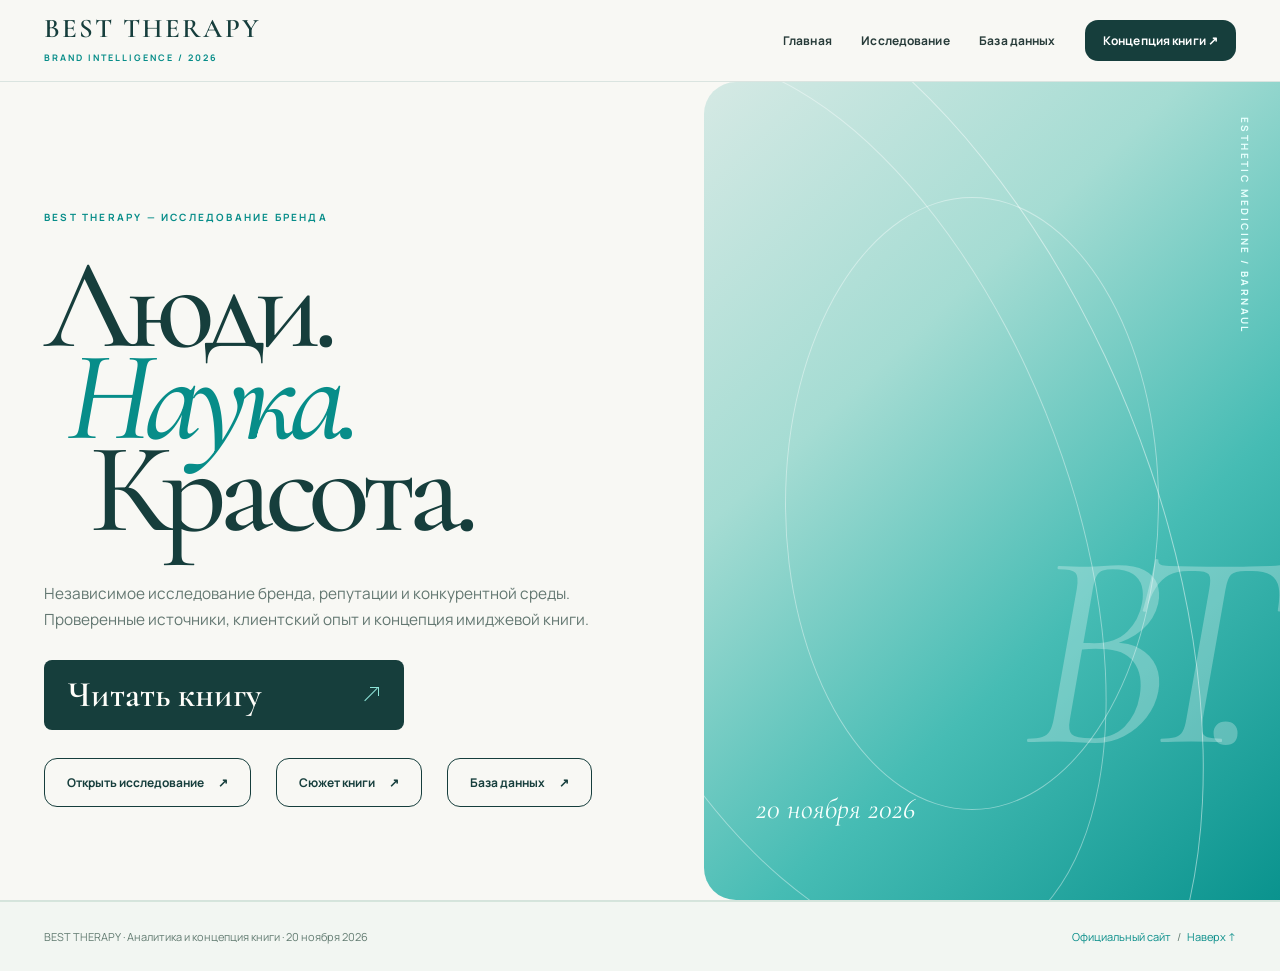
<file: index.html>
<!doctype html>
<html lang="ru">
<head>
<meta charset="UTF-8">
<meta name="viewport" content="width=device-width, initial-scale=1, viewport-fit=cover">
<meta name="theme-color" content="#f7f8f4">
<meta name="description" content="Главная страница проекта BEST THERAPY: исследование бренда, каталог источников и концепция имиджевой книги.">
<title>BEST THERAPY — Люди. Наука. Красота.</title>
<link rel="preconnect" href="https://fonts.googleapis.com">
<link rel="preconnect" href="https://fonts.gstatic.com" crossorigin>
<link href="https://fonts.googleapis.com/css2?family=Cormorant+Garamond:ital,wght@0,400;0,500;0,600;0,700;1,400;1,500;1,600&family=Manrope:wght@400;500;600;700&display=swap" rel="stylesheet">
<link rel="stylesheet" href="site.css">
</head>
<body>
<header class="site-header"><div class="wrapper header-inner">
<a class="logo" href="index.html" aria-current="page">BEST THERAPY<small>BRAND INTELLIGENCE / 2026</small></a>
<nav class="menu" aria-label="Разделы"><a href="index.html">Главная</a><a href="research.html">Исследование</a><a href="database.html">База данных</a><a href="book.html" class="special">Концепция книги ↗</a></nav>
</div></header>
<main>
<section class="hero" id="top" aria-labelledby="mainTitle">
<div class="hero-copy"><span class="eyebrow">BEST THERAPY — ИССЛЕДОВАНИЕ БРЕНДА</span>
<h1 id="mainTitle"><span>Люди.</span><span>Наука.</span><span>Красота.</span></h1>
<p>Независимое исследование бренда, репутации и конкурентной среды. Проверенные источники, клиентский опыт и концепция имиджевой книги.</p>
<a class="hero-book-cta" href="brand-book.html">Читать книгу <span aria-hidden="true">↗</span></a>
<div class="hero-actions"><a class="btn btn-light" href="research.html">Открыть исследование <span>↗</span></a><a class="btn btn-light" href="book.html">Сюжет книги <span>↗</span></a><a class="btn btn-light" href="database.html">База данных <span>↗</span></a></div>
</div><div class="hero-graphic" aria-hidden="true"><div class="hero-ring"></div><div class="hero-vertical">ESTHETIC MEDICINE / BARNAUL</div><div class="hero-art-mark">BT.</div><div class="hero-date">20 ноября 2026</div></div>
</section>
</main>
<footer class="footer"><div class="wrapper footer-inner"><span>BEST THERAPY · Аналитика и концепция книги · 20 ноября 2026</span><span><a href="https://besttherapy-brn.ru/" target="_blank" rel="noopener noreferrer">Официальный сайт</a> &nbsp; / &nbsp; <a href="#top">Наверх ↑</a></span></div></footer>
</body>
</html>
</file>
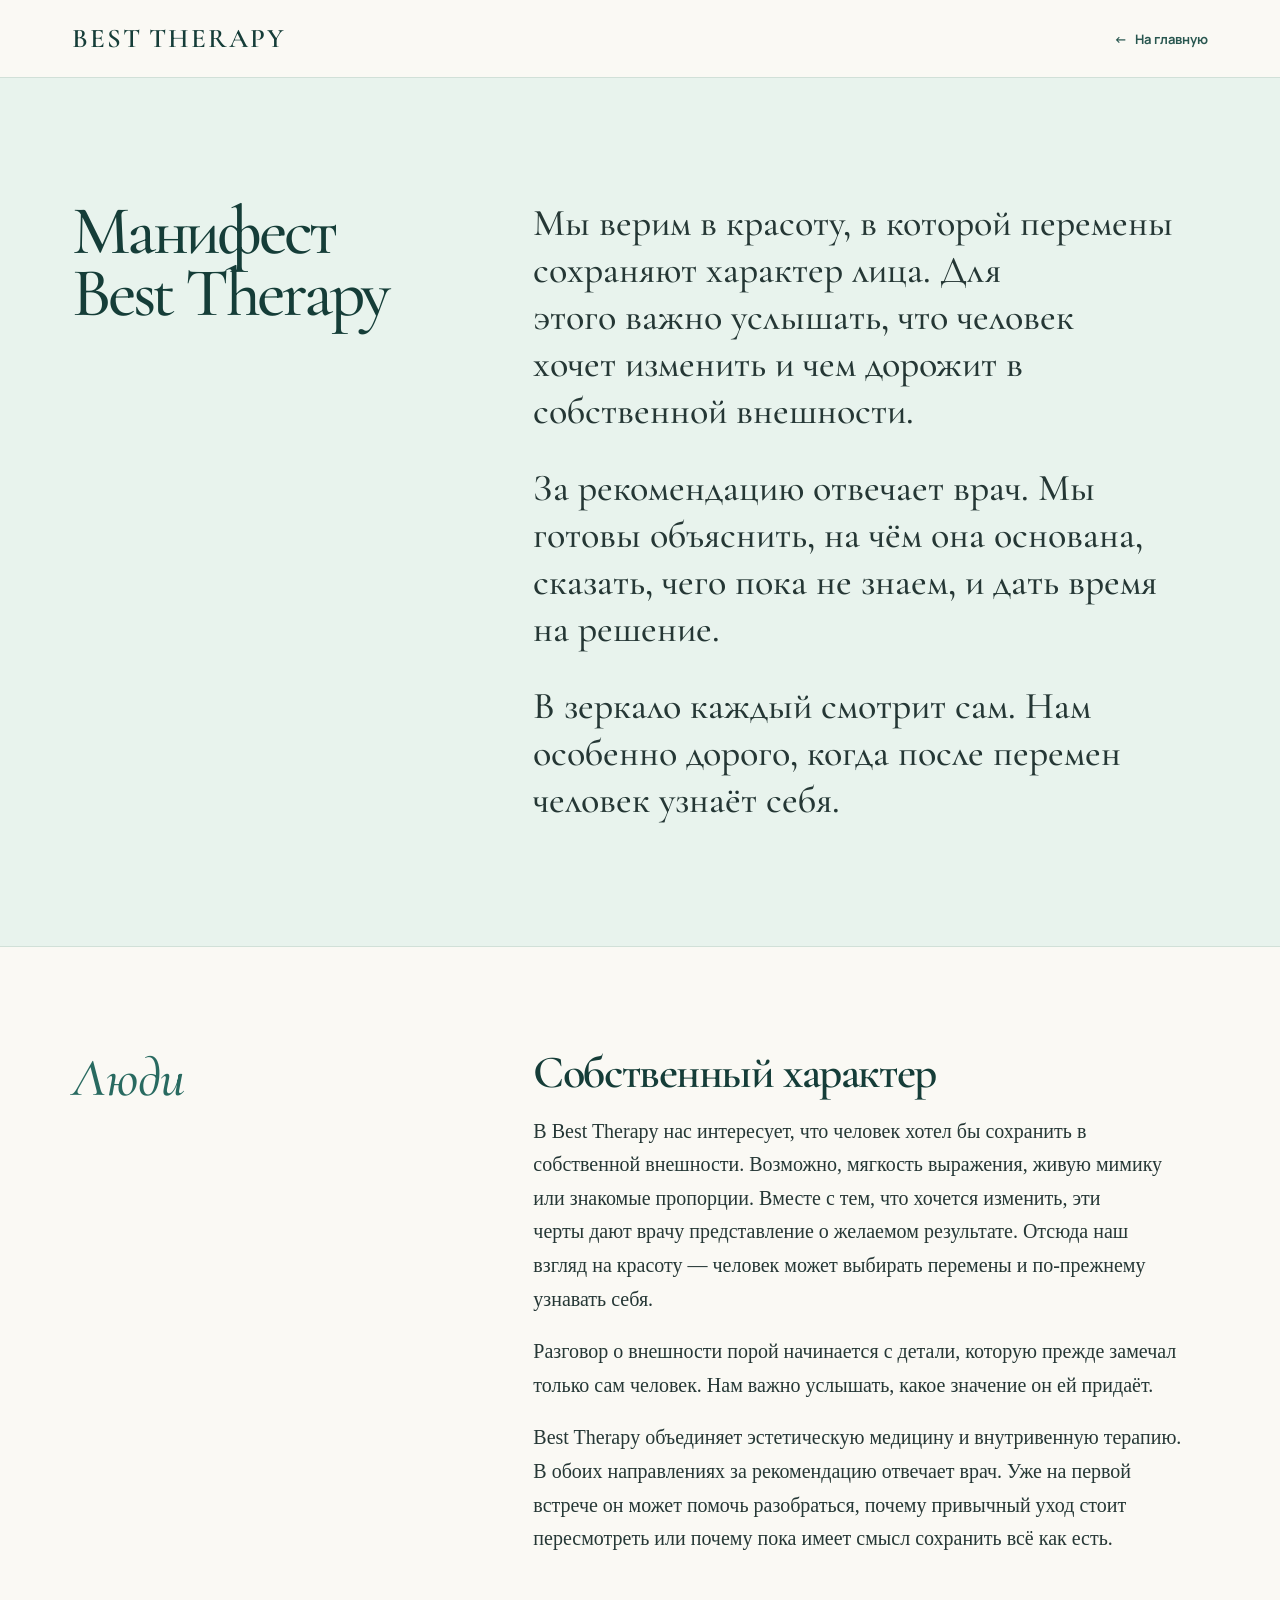
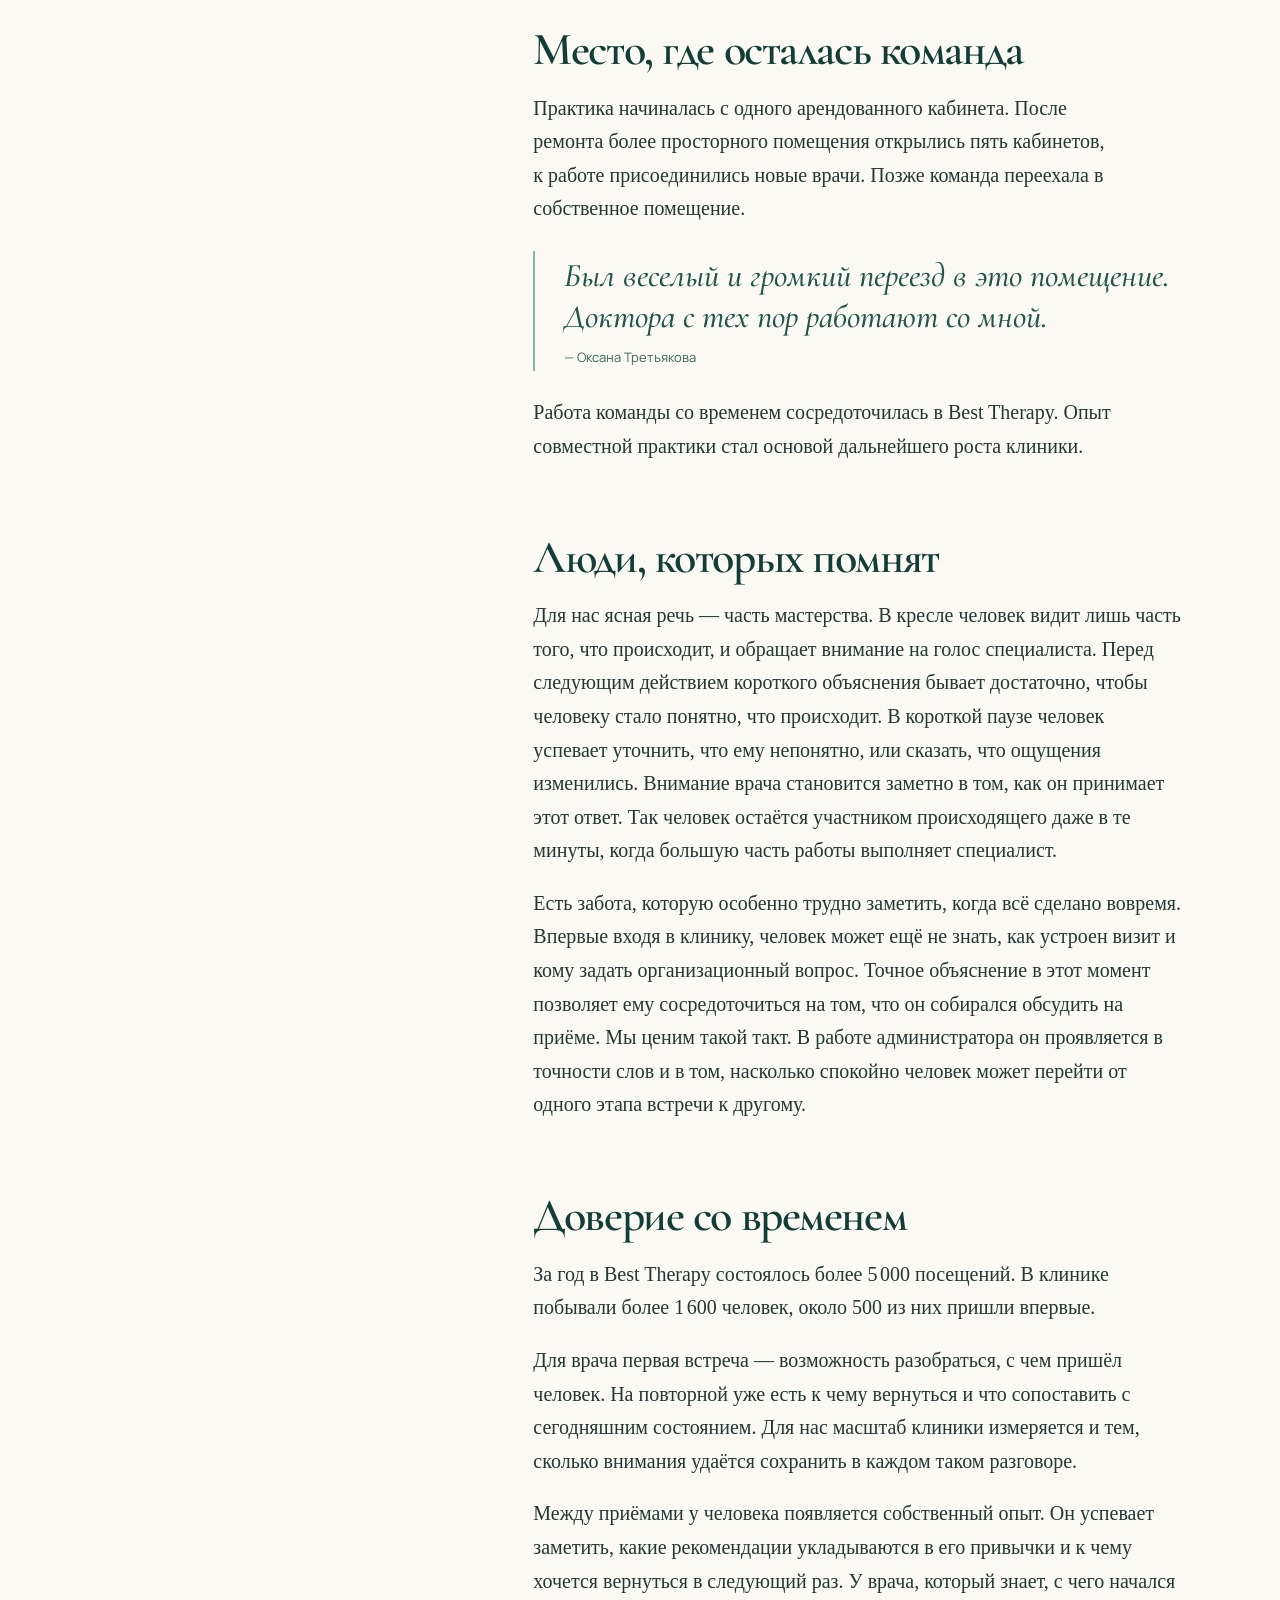
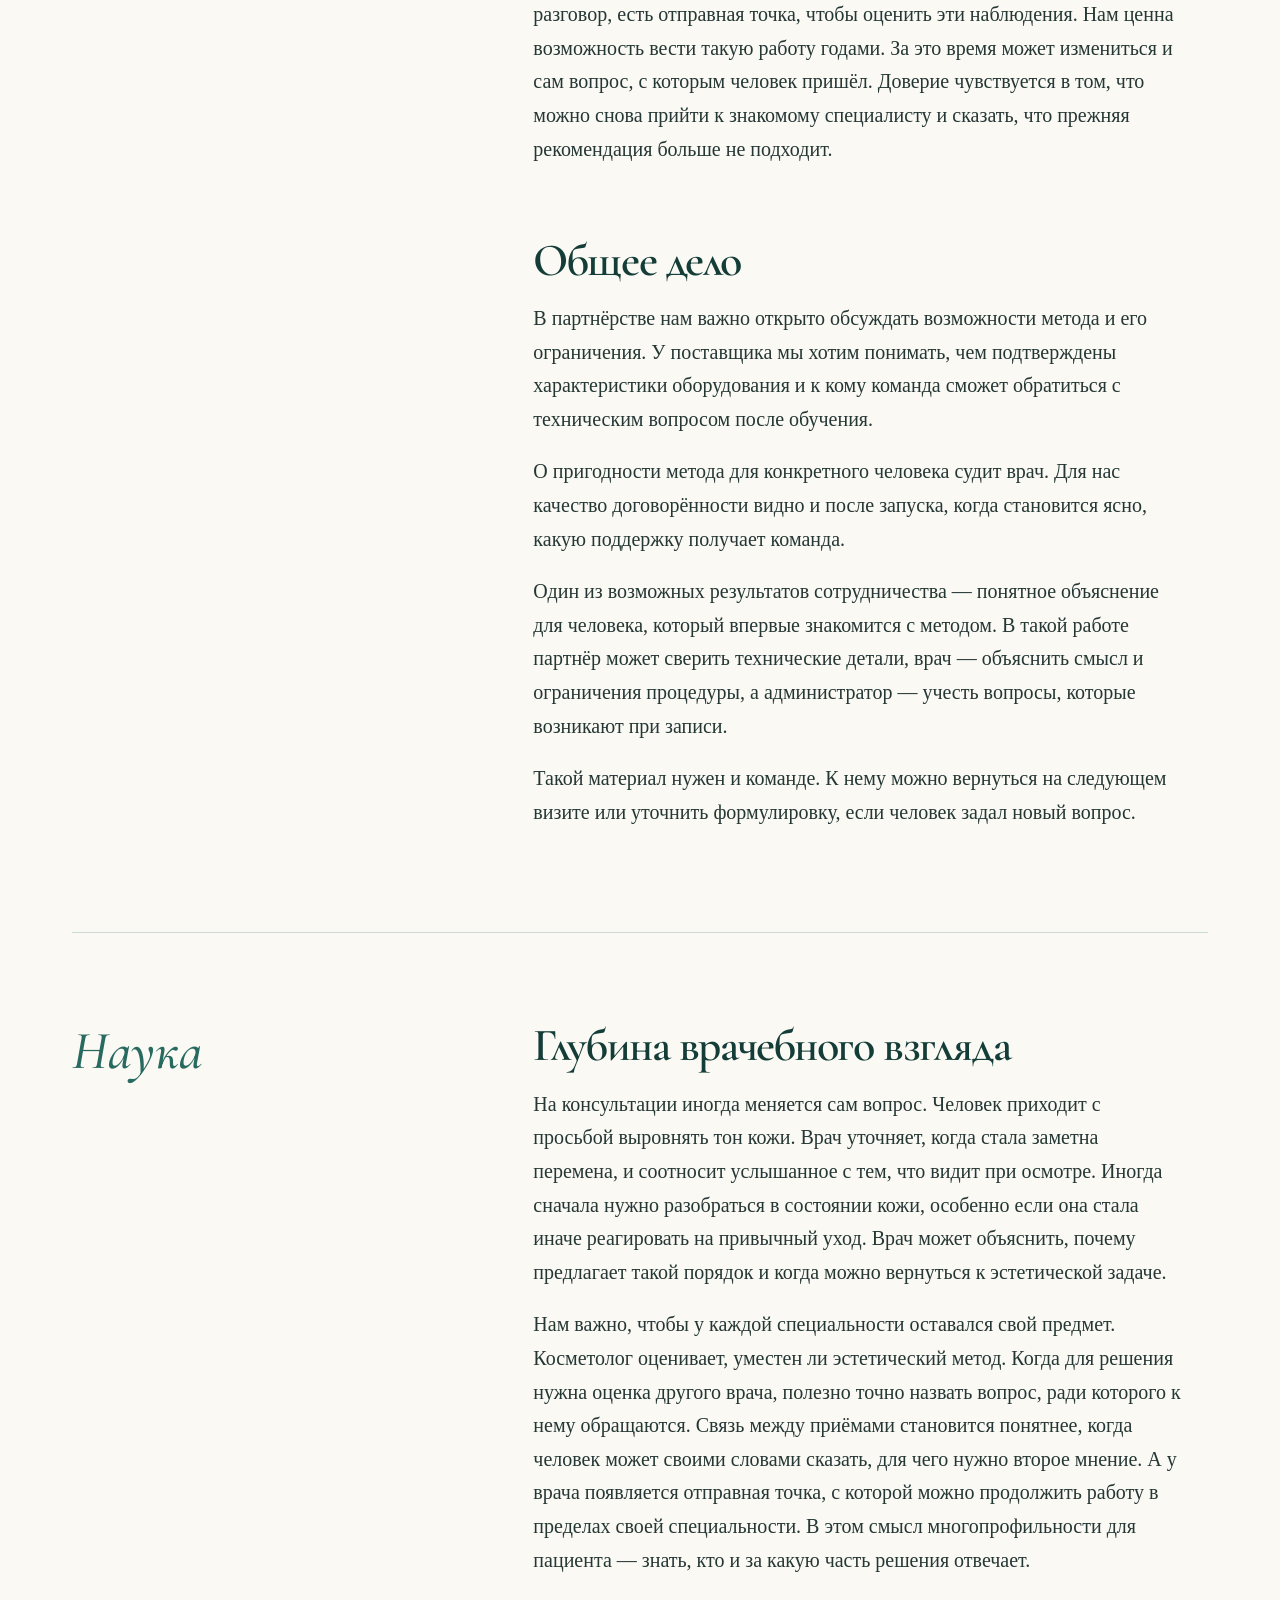
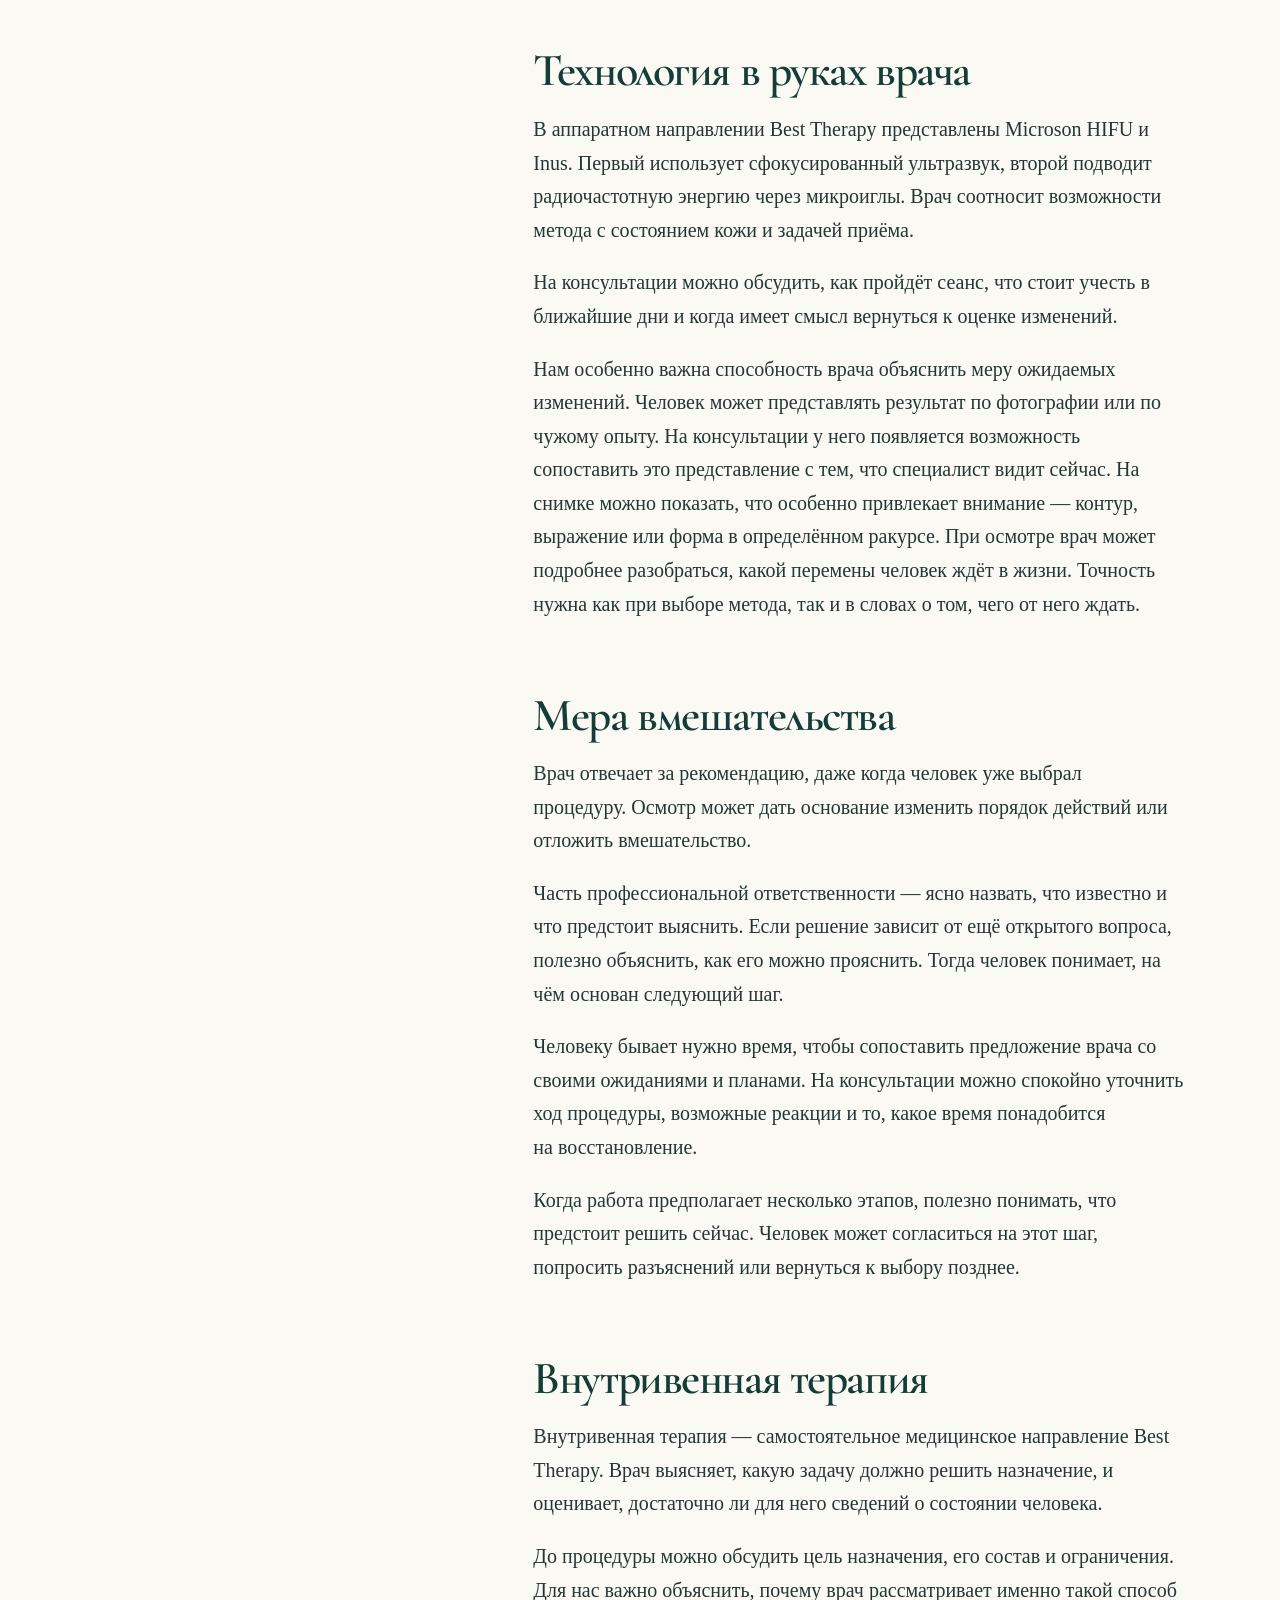
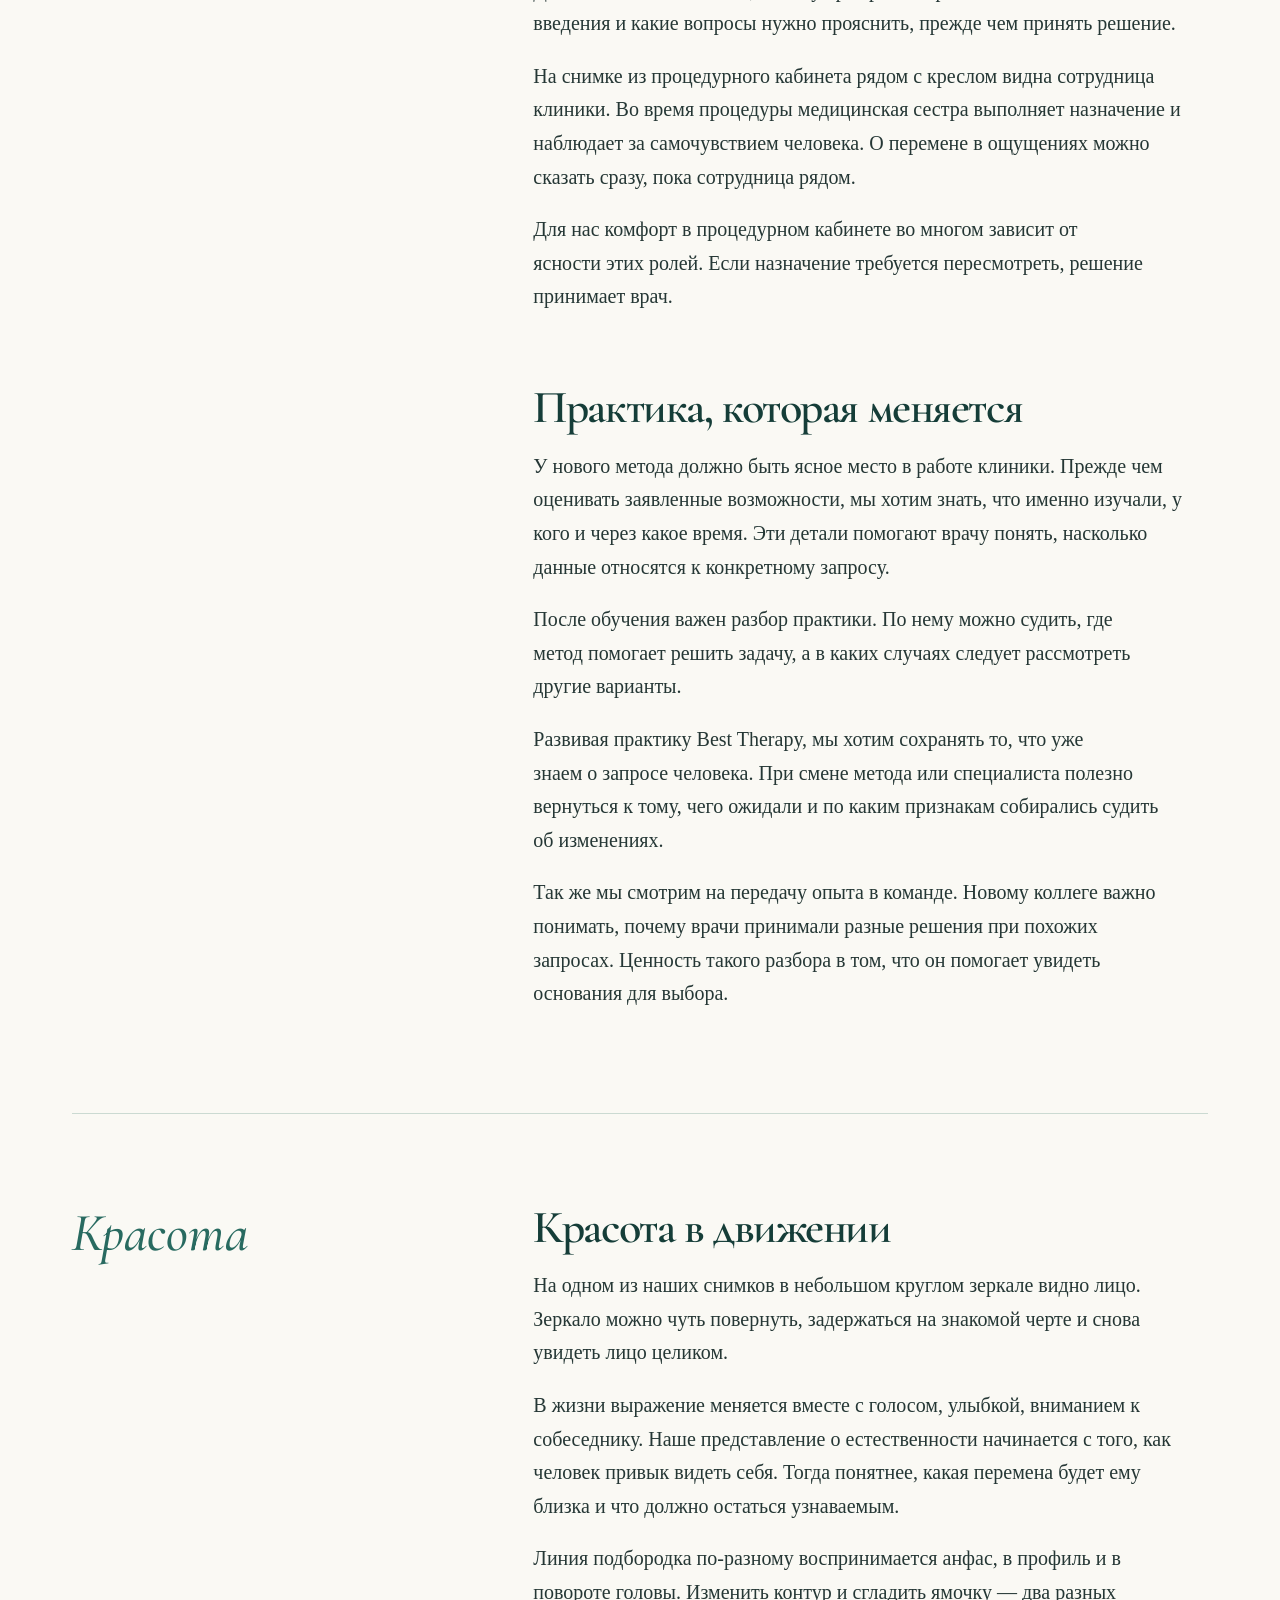
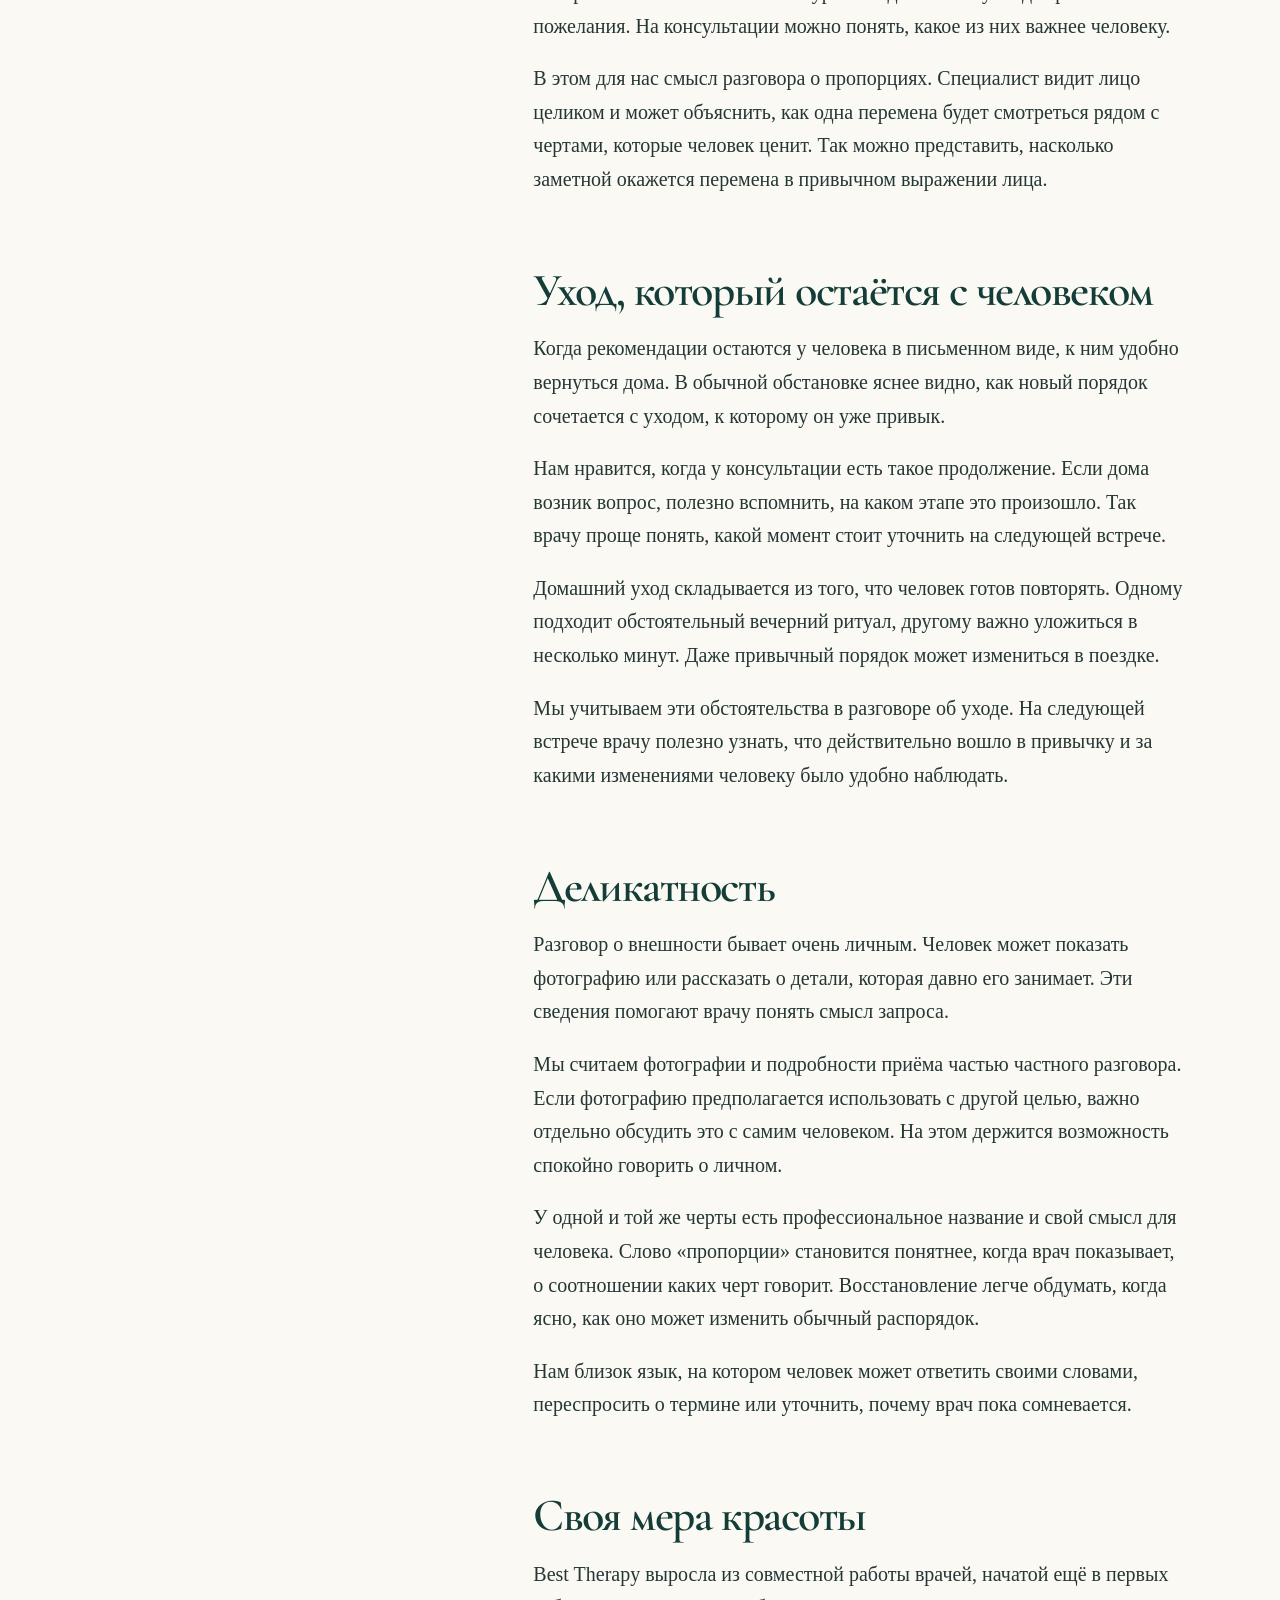
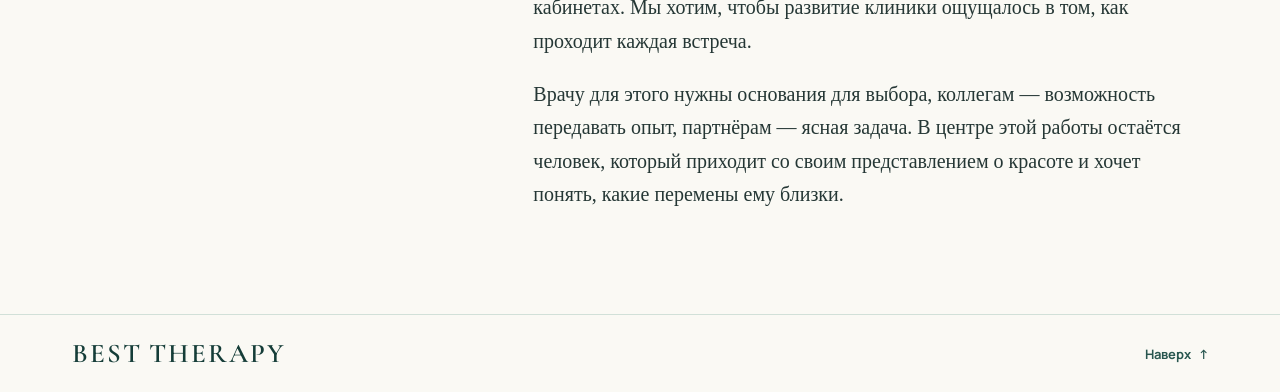
<file: brand-book.html>
<!doctype html>
<html lang="ru">
<head>
<meta charset="UTF-8">
<meta name="viewport" content="width=device-width, initial-scale=1, viewport-fit=cover">
<meta name="theme-color" content="#f8f8f4">
<meta name="description" content="Книга бренда Best Therapy. Люди. Наука. Красота.">
<title>Книга бренда Best Therapy</title>
<link rel="preconnect" href="https://fonts.googleapis.com">
<link rel="preconnect" href="https://fonts.gstatic.com" crossorigin>
<link href="https://fonts.googleapis.com/css2?family=Cormorant+Garamond:ital,wght@0,400;0,500;0,600;1,500&amp;family=Manrope:wght@400;600;700&amp;display=swap" rel="stylesheet">
<link rel="stylesheet" href="site.css">
</head>
<body class="reader-page">
<header class="reader-header" id="top">
  <div class="reader-shell reader-header-row">
    <a class="reader-logo" href="./">Best Therapy</a>
    <a class="reader-back" href="./"><span aria-hidden="true">←</span> На главную</a>
  </div>
</header>
<main id="reader">
  <section class="reader-manifest" aria-labelledby="manifest-title">
    <div class="reader-shell reader-manifest-grid">
      <h1 id="manifest-title">Манифест<br>Best Therapy</h1>
      <div class="reader-manifest-text">
<p>Мы верим в красоту, в которой перемены сохраняют характер лица. Для этого важно услышать, что человек хочет изменить и чем дорожит в собственной внешности.</p>
<p>За рекомендацию отвечает врач. Мы готовы объяснить, на чём она основана, сказать, чего пока не знаем, и дать время на решение.</p>
<p>В зеркало каждый смотрит сам. Нам особенно дорого, когда после перемен человек узнаёт себя.</p>
      </div>
    </div>
  </section>
  <article class="reader-shell reader-book" aria-label="Книга бренда Best Therapy">
<section class="reader-part" aria-label="Люди">
<p class="reader-part-name" aria-hidden="true">Люди</p>
<div class="reader-chapters">
<section class="reader-chapter" id="chapter-1">
<h2>Собственный характер</h2>
<p>В Best Therapy нас интересует, что человек хотел бы сохранить в собственной внешности. Возможно, мягкость выражения, живую мимику или знакомые пропорции. Вместе с тем, что хочется изменить, эти черты дают врачу представление о желаемом результате. Отсюда наш взгляд на красоту — человек может выбирать перемены и по-прежнему узнавать себя.</p>
<p>Разговор о внешности порой начинается с детали, которую прежде замечал только сам человек. Нам важно услышать, какое значение он ей придаёт.</p>
<p>Best Therapy объединяет эстетическую медицину и внутривенную терапию. В обоих направлениях за рекомендацию отвечает врач. Уже на первой встрече он может помочь разобраться, почему привычный уход стоит пересмотреть или почему пока имеет смысл сохранить всё как есть.</p>
</section>
<section class="reader-chapter" id="chapter-2">
<h2>Место, где осталась команда</h2>
<p>Практика начиналась с одного арендованного кабинета. После ремонта более просторного помещения открылись пять кабинетов, к работе присоединились новые врачи. Позже команда переехала в собственное помещение.</p>
<figure class="reader-quote"><blockquote><p>Был веселый и громкий переезд в это помещение. Доктора с тех пор работают со мной.</p></blockquote><figcaption>— Оксана Третьякова</figcaption></figure>
<p>Работа команды со временем сосредоточилась в Best Therapy. Опыт совместной практики стал основой дальнейшего роста клиники.</p>
</section>
<section class="reader-chapter" id="chapter-3">
<h2>Люди, которых помнят</h2>
<p>Для нас ясная речь — часть мастерства. В кресле человек видит лишь часть того, что происходит, и обращает внимание на голос специалиста. Перед следующим действием короткого объяснения бывает достаточно, чтобы человеку стало понятно, что происходит. В короткой паузе человек успевает уточнить, что ему непонятно, или сказать, что ощущения изменились. Внимание врача становится заметно в том, как он принимает этот ответ. Так человек остаётся участником происходящего даже в те минуты, когда большую часть работы выполняет специалист.</p>
<p>Есть забота, которую особенно трудно заметить, когда всё сделано вовремя. Впервые входя в клинику, человек может ещё не знать, как устроен визит и кому задать организационный вопрос. Точное объяснение в этот момент позволяет ему сосредоточиться на том, что он собирался обсудить на приёме. Мы ценим такой такт. В работе администратора он проявляется в точности слов и в том, насколько спокойно человек может перейти от одного этапа встречи к другому.</p>
</section>
<section class="reader-chapter" id="chapter-4">
<h2>Доверие со временем</h2>
<p>За год в Best Therapy состоялось более 5 000 посещений. В клинике побывали более 1 600 человек, около 500 из них пришли впервые.</p>
<p>Для врача первая встреча — возможность разобраться, с чем пришёл человек. На повторной уже есть к чему вернуться и что сопоставить с сегодняшним состоянием. Для нас масштаб клиники измеряется и тем, сколько внимания удаётся сохранить в каждом таком разговоре.</p>
<p>Между приёмами у человека появляется собственный опыт. Он успевает заметить, какие рекомендации укладываются в его привычки и к чему хочется вернуться в следующий раз. У врача, который знает, с чего начался разговор, есть отправная точка, чтобы оценить эти наблюдения. Нам ценна возможность вести такую работу годами. За это время может измениться и сам вопрос, с которым человек пришёл. Доверие чувствуется в том, что можно снова прийти к знакомому специалисту и сказать, что прежняя рекомендация больше не подходит.</p>
</section>
<section class="reader-chapter" id="chapter-5">
<h2>Общее дело</h2>
<p>В партнёрстве нам важно открыто обсуждать возможности метода и его ограничения. У поставщика мы хотим понимать, чем подтверждены характеристики оборудования и к кому команда сможет обратиться с техническим вопросом после обучения.</p>
<p>О пригодности метода для конкретного человека судит врач. Для нас качество договорённости видно и после запуска, когда становится ясно, какую поддержку получает команда.</p>
<p>Один из возможных результатов сотрудничества — понятное объяснение для человека, который впервые знакомится с методом. В такой работе партнёр может сверить технические детали, врач — объяснить смысл и ограничения процедуры, а администратор — учесть вопросы, которые возникают при записи.</p>
<p>Такой материал нужен и команде. К нему можно вернуться на следующем визите или уточнить формулировку, если человек задал новый вопрос.</p>
</section>
</div>
</section>
<section class="reader-part" aria-label="Наука">
<p class="reader-part-name" aria-hidden="true">Наука</p>
<div class="reader-chapters">
<section class="reader-chapter" id="chapter-6">
<h2>Глубина врачебного взгляда</h2>
<p>На консультации иногда меняется сам вопрос. Человек приходит с просьбой выровнять тон кожи. Врач уточняет, когда стала заметна перемена, и соотносит услышанное с тем, что видит при осмотре. Иногда сначала нужно разобраться в состоянии кожи, особенно если она стала иначе реагировать на привычный уход. Врач может объяснить, почему предлагает такой порядок и когда можно вернуться к эстетической задаче.</p>
<p>Нам важно, чтобы у каждой специальности оставался свой предмет. Косметолог оценивает, уместен ли эстетический метод. Когда для решения нужна оценка другого врача, полезно точно назвать вопрос, ради которого к нему обращаются. Связь между приёмами становится понятнее, когда человек может своими словами сказать, для чего нужно второе мнение. А у врача появляется отправная точка, с которой можно продолжить работу в пределах своей специальности. В этом смысл многопрофильности для пациента — знать, кто и за какую часть решения отвечает.</p>
</section>
<section class="reader-chapter" id="chapter-7">
<h2>Технология в руках врача</h2>
<p>В аппаратном направлении Best Therapy представлены Microson HIFU и Inus. Первый использует сфокусированный ультразвук, второй подводит радиочастотную энергию через микроиглы. Врач соотносит возможности метода с состоянием кожи и задачей приёма.</p>
<p>На консультации можно обсудить, как пройдёт сеанс, что стоит учесть в ближайшие дни и когда имеет смысл вернуться к оценке изменений.</p>
<p>Нам особенно важна способность врача объяснить меру ожидаемых изменений. Человек может представлять результат по фотографии или по чужому опыту. На консультации у него появляется возможность сопоставить это представление с тем, что специалист видит сейчас. На снимке можно показать, что особенно привлекает внимание — контур, выражение или форма в определённом ракурсе. При осмотре врач может подробнее разобраться, какой перемены человек ждёт в жизни. Точность нужна как при выборе метода, так и в словах о том, чего от него ждать.</p>
</section>
<section class="reader-chapter" id="chapter-8">
<h2>Мера вмешательства</h2>
<p>Врач отвечает за рекомендацию, даже когда человек уже выбрал процедуру. Осмотр может дать основание изменить порядок действий или отложить вмешательство.</p>
<p>Часть профессиональной ответственности — ясно назвать, что известно и что предстоит выяснить. Если решение зависит от ещё открытого вопроса, полезно объяснить, как его можно прояснить. Тогда человек понимает, на чём основан следующий шаг.</p>
<p>Человеку бывает нужно время, чтобы сопоставить предложение врача со своими ожиданиями и планами. На консультации можно спокойно уточнить ход процедуры, возможные реакции и то, какое время понадобится на восстановление.</p>
<p>Когда работа предполагает несколько этапов, полезно понимать, что предстоит решить сейчас. Человек может согласиться на этот шаг, попросить разъяснений или вернуться к выбору позднее.</p>
</section>
<section class="reader-chapter" id="chapter-9">
<h2>Внутривенная терапия</h2>
<p>Внутривенная терапия — самостоятельное медицинское направление Best Therapy. Врач выясняет, какую задачу должно решить назначение, и оценивает, достаточно ли для него сведений о состоянии человека.</p>
<p>До процедуры можно обсудить цель назначения, его состав и ограничения. Для нас важно объяснить, почему врач рассматривает именно такой способ введения и какие вопросы нужно прояснить, прежде чем принять решение.</p>
<p>На снимке из процедурного кабинета рядом с креслом видна сотрудница клиники. Во время процедуры медицинская сестра выполняет назначение и наблюдает за самочувствием человека. О перемене в ощущениях можно сказать сразу, пока сотрудница рядом.</p>
<p>Для нас комфорт в процедурном кабинете во многом зависит от ясности этих ролей. Если назначение требуется пересмотреть, решение принимает врач.</p>
</section>
<section class="reader-chapter" id="chapter-10">
<h2>Практика, которая меняется</h2>
<p>У нового метода должно быть ясное место в работе клиники. Прежде чем оценивать заявленные возможности, мы хотим знать, что именно изучали, у кого и через какое время. Эти детали помогают врачу понять, насколько данные относятся к конкретному запросу.</p>
<p>После обучения важен разбор практики. По нему можно судить, где метод помогает решить задачу, а в каких случаях следует рассмотреть другие варианты.</p>
<p>Развивая практику Best Therapy, мы хотим сохранять то, что уже знаем о запросе человека. При смене метода или специалиста полезно вернуться к тому, чего ожидали и по каким признакам собирались судить об изменениях.</p>
<p>Так же мы смотрим на передачу опыта в команде. Новому коллеге важно понимать, почему врачи принимали разные решения при похожих запросах. Ценность такого разбора в том, что он помогает увидеть основания для выбора.</p>
</section>
</div>
</section>
<section class="reader-part" aria-label="Красота">
<p class="reader-part-name" aria-hidden="true">Красота</p>
<div class="reader-chapters">
<section class="reader-chapter" id="chapter-11">
<h2>Красота в движении</h2>
<p>На одном из наших снимков в небольшом круглом зеркале видно лицо. Зеркало можно чуть повернуть, задержаться на знакомой черте и снова увидеть лицо целиком.</p>
<p>В жизни выражение меняется вместе с голосом, улыбкой, вниманием к собеседнику. Наше представление о естественности начинается с того, как человек привык видеть себя. Тогда понятнее, какая перемена будет ему близка и что должно остаться узнаваемым.</p>
<p>Линия подбородка по-разному воспринимается анфас, в профиль и в повороте головы. Изменить контур и сгладить ямочку — два разных пожелания. На консультации можно понять, какое из них важнее человеку.</p>
<p>В этом для нас смысл разговора о пропорциях. Специалист видит лицо целиком и может объяснить, как одна перемена будет смотреться рядом с чертами, которые человек ценит. Так можно представить, насколько заметной окажется перемена в привычном выражении лица.</p>
</section>
<section class="reader-chapter" id="chapter-12">
<h2>Уход, который остаётся с человеком</h2>
<p>Когда рекомендации остаются у человека в письменном виде, к ним удобно вернуться дома. В обычной обстановке яснее видно, как новый порядок сочетается с уходом, к которому он уже привык.</p>
<p>Нам нравится, когда у консультации есть такое продолжение. Если дома возник вопрос, полезно вспомнить, на каком этапе это произошло. Так врачу проще понять, какой момент стоит уточнить на следующей встрече.</p>
<p>Домашний уход складывается из того, что человек готов повторять. Одному подходит обстоятельный вечерний ритуал, другому важно уложиться в несколько минут. Даже привычный порядок может измениться в поездке.</p>
<p>Мы учитываем эти обстоятельства в разговоре об уходе. На следующей встрече врачу полезно узнать, что действительно вошло в привычку и за какими изменениями человеку было удобно наблюдать.</p>
</section>
<section class="reader-chapter" id="chapter-13">
<h2>Деликатность</h2>
<p>Разговор о внешности бывает очень личным. Человек может показать фотографию или рассказать о детали, которая давно его занимает. Эти сведения помогают врачу понять смысл запроса.</p>
<p>Мы считаем фотографии и подробности приёма частью частного разговора. Если фотографию предполагается использовать с другой целью, важно отдельно обсудить это с самим человеком. На этом держится возможность спокойно говорить о личном.</p>
<p>У одной и той же черты есть профессиональное название и свой смысл для человека. Слово «пропорции» становится понятнее, когда врач показывает, о соотношении каких черт говорит. Восстановление легче обдумать, когда ясно, как оно может изменить обычный распорядок.</p>
<p>Нам близок язык, на котором человек может ответить своими словами, переспросить о термине или уточнить, почему врач пока сомневается.</p>
</section>
<section class="reader-chapter" id="chapter-14">
<h2>Своя мера красоты</h2>
<p>Best Therapy выросла из совместной работы врачей, начатой ещё в первых кабинетах. Мы хотим, чтобы развитие клиники ощущалось в том, как проходит каждая встреча.</p>
<p>Врачу для этого нужны основания для выбора, коллегам — возможность передавать опыт, партнёрам — ясная задача. В центре этой работы остаётся человек, который приходит со своим представлением о красоте и хочет понять, какие перемены ему близки.</p>
</section>
</div>
</section>
  </article>
</main>
<footer class="reader-footer">
  <div class="reader-shell reader-header-row">
    <a class="reader-logo" href="./">Best Therapy</a>
    <a class="reader-back" href="#top">Наверх <span aria-hidden="true">↑</span></a>
  </div>
</footer>
</body>
</html>
</file>
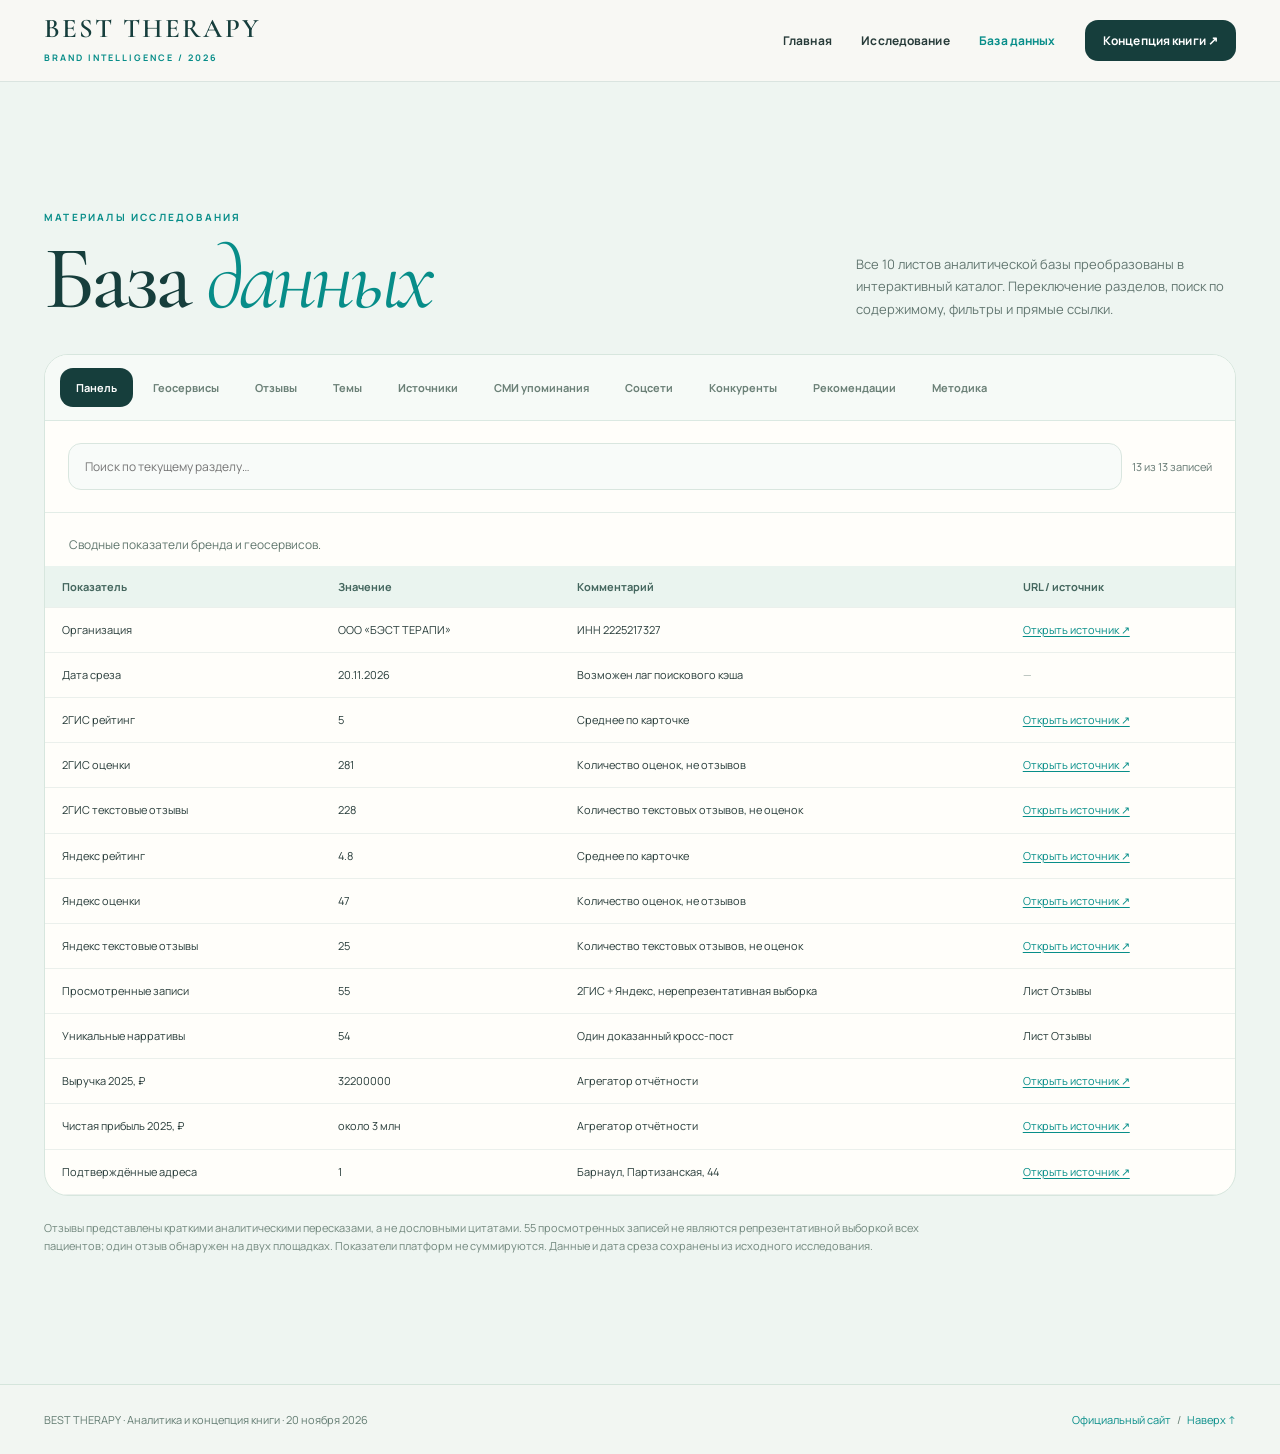
<file: database.html>
<!doctype html>
<html lang="ru">
<head>
<meta charset="UTF-8">
<meta name="viewport" content="width=device-width, initial-scale=1, viewport-fit=cover">
<meta name="theme-color" content="#f7f8f4">
<meta name="description" content="Интерактивная база BEST THERAPY: отзывы, геосервисы, источники, СМИ, конкуренты и социальные сети.">
<title>BEST THERAPY — База данных</title>
<link rel="preconnect" href="https://fonts.googleapis.com">
<link rel="preconnect" href="https://fonts.gstatic.com" crossorigin>
<link href="https://fonts.googleapis.com/css2?family=Cormorant+Garamond:ital,wght@0,400;0,500;0,600;0,700;1,400;1,500;1,600&family=Manrope:wght@400;500;600;700&display=swap" rel="stylesheet">
<link rel="stylesheet" href="site.css">
</head>
<body>
<header class="site-header"><div class="wrapper header-inner">
<a class="logo" href="index.html">BEST THERAPY<small>BRAND INTELLIGENCE / 2026</small></a>
<nav class="menu" aria-label="Разделы"><a href="index.html">Главная</a><a href="research.html">Исследование</a><a href="database.html" aria-current="page">База данных</a><a href="book.html" class="special">Концепция книги ↗</a></nav>
</div></header>
<main>
<section class="section library" id="library"><div class="wrapper">
<div class="section-intro library-head"><div><div class="eyebrow">Материалы исследования</div><h2>База <em>данных</em></h2></div><p>Все 10 листов аналитической базы преобразованы в интерактивный каталог. Переключение разделов, поиск по содержимому, фильтры и прямые ссылки.</p></div>
<div class="library-panel">
<nav id="sheetTabs" class="tabs" aria-label="Категории аналитической базы"><span>Загрузка…</span></nav>
<div class="tools"><input class="search" type="search" id="tableSearch" aria-label="Поиск по базе" placeholder="Поиск по текущему разделу…"><select id="sentimentFilter" class="filter" hidden aria-label="Тональность"><option value="">Все тональности</option><option value="положительный">Положительные</option><option value="отрицательный">Отрицательные</option></select><select id="platformFilter" class="filter" hidden aria-label="Площадка"><option value="">Все площадки</option><option value="2ГИС">2ГИС</option><option value="Яндекс Карты">Яндекс Карты</option></select><span id="rowCount" class="count"></span></div>
<div class="sheet-explain" id="sheetExplain">Срез открытых источников на 20.11.2026.</div>
<div class="table-scroll"><table id="dataTable"><thead></thead><tbody></tbody></table><div class="empty" id="tableEmpty" hidden>Совпадений не найдено</div></div>
</div>
<p style="font-size:11px;line-height:1.7;color:#71877d;max-width:930px;margin:23px 0 0">Отзывы представлены краткими аналитическими пересказами, а не дословными цитатами. 55 просмотренных записей не являются репрезентативной выборкой всех пациентов; один отзыв обнаружен на двух площадках. Показатели платформ не суммируются. Данные и дата среза сохранены из исходного исследования.</p>
</div></section>
</main>
<footer class="footer"><div class="wrapper footer-inner"><span>BEST THERAPY · Аналитика и концепция книги · 20 ноября 2026</span><span><a href="https://besttherapy-brn.ru/" target="_blank" rel="noopener noreferrer">Официальный сайт</a> &nbsp; / &nbsp; <a href="#library">Наверх ↑</a></span></div></footer>
<script src="data.js"></script>
<script src="app.js"></script>
</body></html>
</file>
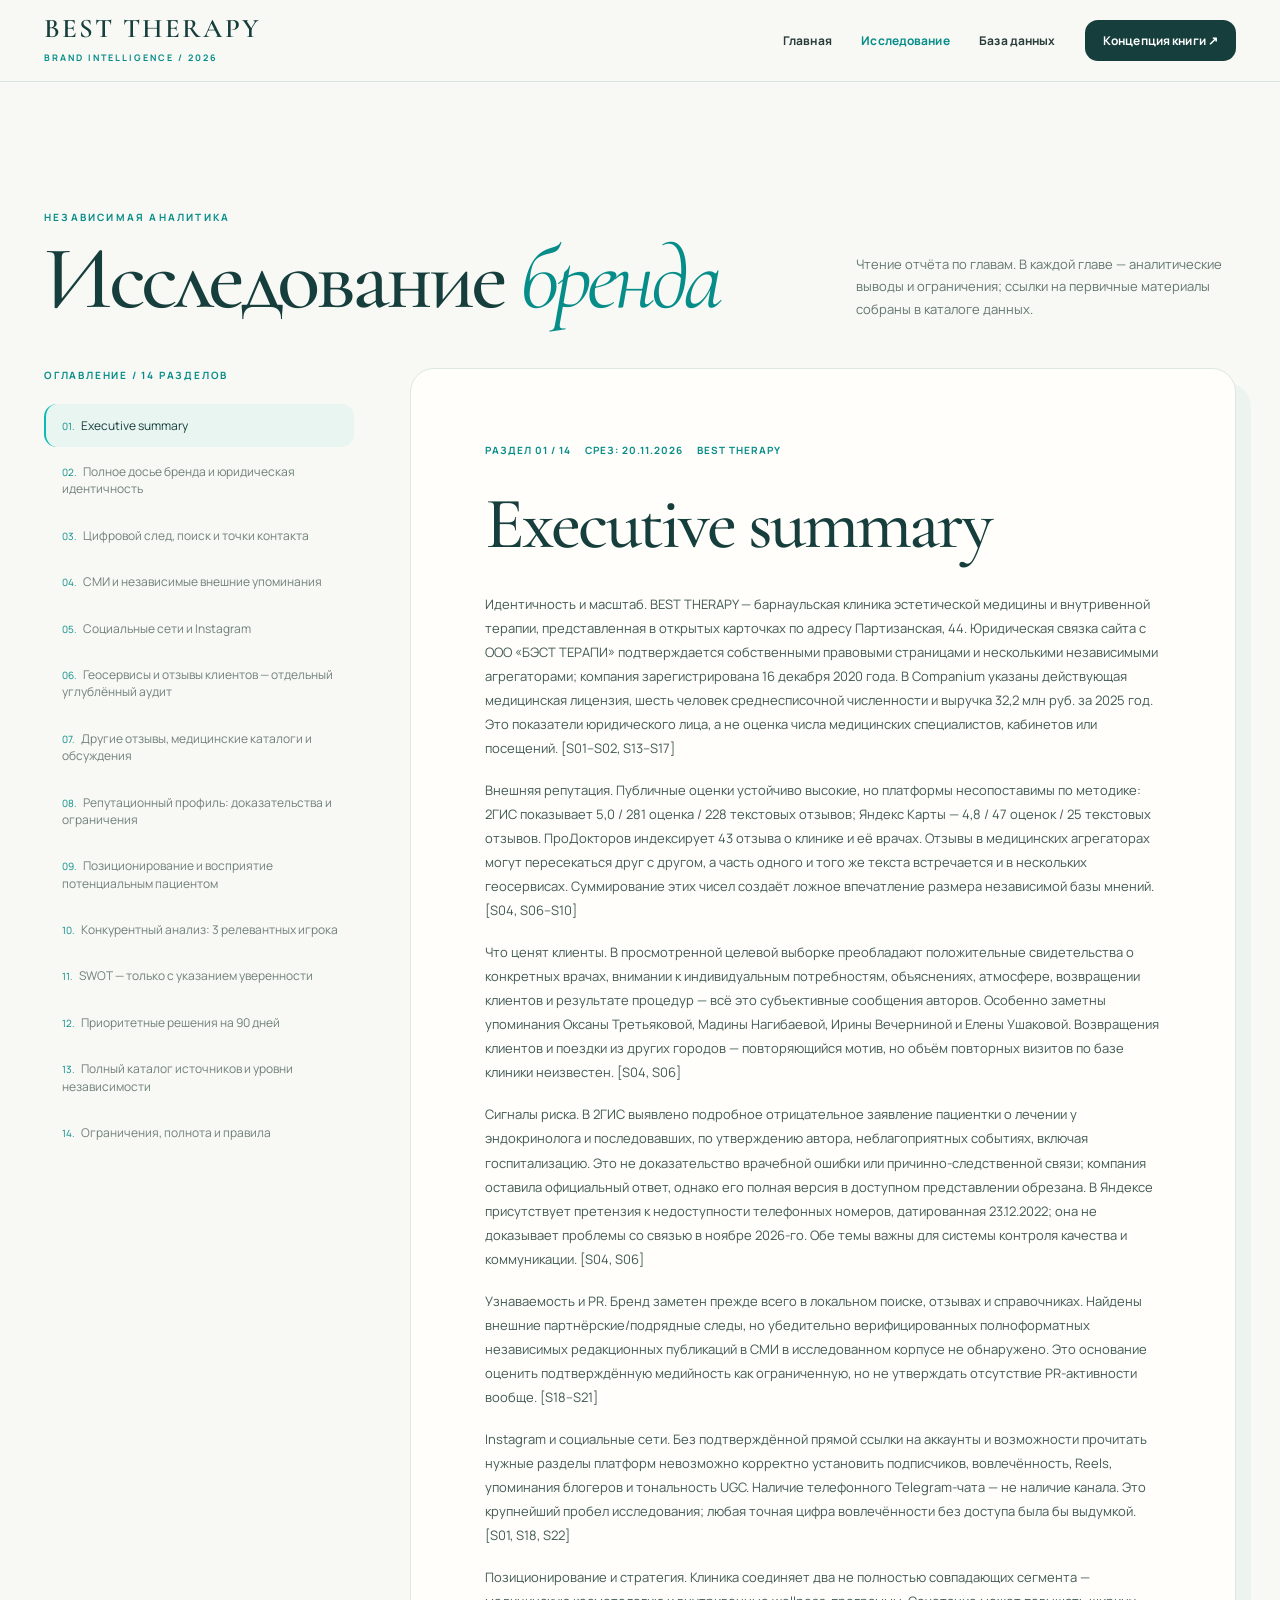
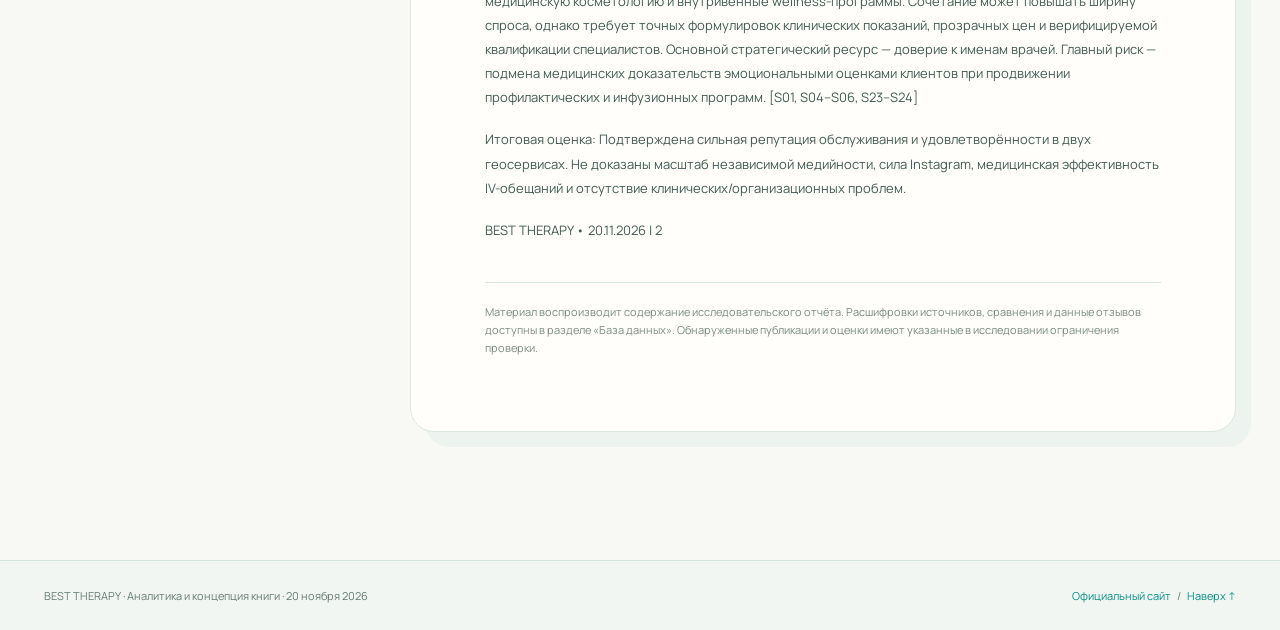
<file: research.html>
<!doctype html>
<html lang="ru">
<head>
<meta charset="UTF-8">
<meta name="viewport" content="width=device-width, initial-scale=1, viewport-fit=cover">
<meta name="theme-color" content="#f7f8f4">
<meta name="description" content="Полный аналитический отчёт BEST THERAPY из 14 разделов: репутация, позиционирование, СМИ, конкуренты и рекомендации.">
<title>BEST THERAPY — Исследование бренда</title>
<link rel="preconnect" href="https://fonts.googleapis.com">
<link rel="preconnect" href="https://fonts.gstatic.com" crossorigin>
<link href="https://fonts.googleapis.com/css2?family=Cormorant+Garamond:ital,wght@0,400;0,500;0,600;0,700;1,400;1,500;1,600&family=Manrope:wght@400;500;600;700&display=swap" rel="stylesheet">
<link rel="stylesheet" href="site.css">
</head>
<body>
<header class="site-header"><div class="wrapper header-inner">
<a class="logo" href="index.html">BEST THERAPY<small>BRAND INTELLIGENCE / 2026</small></a>
<nav class="menu" aria-label="Разделы"><a href="index.html">Главная</a><a href="research.html" aria-current="page">Исследование</a><a href="database.html">База данных</a><a href="book.html" class="special">Концепция книги ↗</a></nav>
</div></header>
<main>
<section class="section" id="research"><div class="wrapper">
<div class="section-intro"><div><div class="eyebrow">Независимая аналитика</div><h2>Исследование <em>бренда</em></h2></div><p>Чтение отчёта по главам. В каждой главе — аналитические выводы и ограничения; ссылки на первичные материалы собраны в каталоге данных.</p></div>
<div class="research-layout">
<aside class="aside"><div class="aside-head">Оглавление / 14 разделов</div><nav class="chapter-nav" id="chapterNav" aria-label="Главы отчёта"><span class="empty">Загрузка разделов…</span></nav></aside>
<article class="report-paper" id="reportContent"><div class="report-meta">BEST THERAPY / 20.11.2026</div><h3 class="report-title">Аналитический отчёт</h3><div class="report-text"><p>Загрузка отчёта…</p></div></article>
</div></div></section>
</main>
<footer class="footer"><div class="wrapper footer-inner"><span>BEST THERAPY · Аналитика и концепция книги · 20 ноября 2026</span><span><a href="https://besttherapy-brn.ru/" target="_blank" rel="noopener noreferrer">Официальный сайт</a> &nbsp; / &nbsp; <a href="#research">Наверх ↑</a></span></div></footer>
<script src="report.js"></script>
<script src="app.js"></script>
</body></html>
</file>
<file: site.css>
:root{--tiffany:#0ABAB5;--tiff-dark:#078d89;--deep:#163e3c;--ink:#273b39;--muted:#637771;--bg:#f8f8f4;--paper:#fffefa;--mist:#e8f4f0;--line:#d5e3dc;--serif:"Cormorant Garamond",Baskerville,Georgia,serif;--sans:Manrope,Arial,sans-serif}
*{box-sizing:border-box}html{scroll-behavior:smooth}body{margin:0;background:var(--bg);color:var(--ink);font-family:var(--sans);-webkit-font-smoothing:antialiased}button,input,select{font:inherit}button{cursor:pointer}a{color:inherit}::selection{background:var(--tiffany);color:white}
.wrapper{width:min(100% - 88px,1500px);margin:auto}.site-header{position:sticky;top:0;z-index:80;background:rgba(248,248,244,.93);backdrop-filter:blur(20px);border-bottom:1px solid rgba(17,93,89,.13)}.header-inner{min-height:81px;display:flex;justify-content:space-between;align-items:center;gap:25px}.logo{text-decoration:none;flex-shrink:0;font:600 27px/.91 var(--serif);letter-spacing:.08em;color:var(--deep)}.logo small{display:block;font:700 9px/1.5 var(--sans);letter-spacing:.22em;margin-top:9px;color:var(--tiff-dark)}.menu{display:flex;align-items:center;gap:clamp(15px,2.3vw,37px)}.menu a{text-decoration:none;font-size:12px;font-weight:700;letter-spacing:.01em;white-space:nowrap;transition:color .2s}.menu a:hover{color:var(--tiff-dark)}.menu .special{padding:12px 18px;background:var(--deep);color:white;border-radius:3px}.menu .special:hover{color:white;background:var(--tiff-dark)}
.eyebrow{text-transform:uppercase;font-size:10px;font-weight:700;letter-spacing:.22em;color:var(--tiff-dark)}.serif{font-family:var(--serif)}em{font-weight:400}h1,h2,h3,p{margin-top:0}h1,h2,h3{color:var(--deep)}.hairline{height:1px;background:var(--line)}.page-heading{font:500 clamp(58px,8vw,123px)/.86 var(--serif);letter-spacing:-.055em;margin:18px 0 22px}.page-heading em,.accent{color:var(--tiff-dark)}.lead{font-size:clamp(14px,1.3vw,18px);line-height:1.75;max-width:610px;color:#526762}
.hero{min-height:min(830px,calc(100svh - 81px));display:grid;grid-template-columns:1.1fr .9fr;position:relative;overflow:hidden;border-bottom:1px solid var(--line)}.hero-copy{z-index:2;padding:clamp(75px,9vw,138px) 4vw 80px max(44px,calc((100vw - 1500px)/2));display:flex;flex-direction:column;align-items:flex-start;justify-content:center}.hero h1{font:500 clamp(83px,10vw,163px)/.72 var(--serif);letter-spacing:-.065em;margin:36px 0 44px}.hero h1 span{display:block}.hero h1 span:nth-child(2){margin-left:6%;font-style:italic;color:var(--tiff-dark)}.hero h1 span:nth-child(3){margin-left:12%}.hero p{max-width:575px;font-size:clamp(14px,1.2vw,18px);line-height:1.7;color:var(--muted)}.hero-actions{display:flex;align-items:center;flex-wrap:wrap;gap:25px;margin-top:28px}.btn{display:inline-flex;align-items:center;justify-content:center;gap:14px;padding:16px 22px;border:1px solid var(--deep);border-radius:3px;font-size:12px;font-weight:700;text-decoration:none;transition:.2s;line-height:1.25}.btn:hover{transform:translateY(-2px)}.btn-dark{background:var(--deep);color:white}.btn-dark:hover{background:var(--tiff-dark);border-color:var(--tiff-dark)}.btn-light{background:transparent;color:var(--deep)}.btn-light:hover{border-color:var(--tiff-dark);color:var(--tiff-dark)}
.hero-graphic{position:relative;overflow:hidden;background:linear-gradient(137deg,#d5e9e4 0%,#a5dcd3 33%,#46bcb4 65%,#0a938e 100%)}.hero-graphic::before{content:"";position:absolute;left:-42%;top:-19%;width:120%;height:150%;border-radius:50%;border:1px solid rgba(255,255,255,.48);transform:rotate(-22deg)}.hero-graphic::after{content:"";position:absolute;left:-23%;top:-6%;width:85%;height:115%;border-radius:50%;border:1px solid rgba(255,255,255,.4);transform:rotate(-22deg)}.hero-ring{position:absolute;width:65%;height:75%;border:1px solid rgba(255,255,255,.4);border-radius:50%;left:14%;top:14%}.hero-art-mark{position:absolute;right:12%;bottom:13%;font:italic 400 clamp(140px,22vw,365px)/1 var(--serif);color:rgba(255,255,255,.28);letter-spacing:-.18em;white-space:nowrap}.hero-vertical{position:absolute;right:28px;top:35px;writing-mode:vertical-rl;font-size:10px;color:#e6fffd;letter-spacing:.24em;font-weight:700}.hero-date{position:absolute;left:9%;bottom:9%;font:italic 29px var(--serif);color:#f6fffd}
.section{padding:clamp(85px,10vw,154px) 0;scroll-margin-top:94px}.section-intro{display:flex;align-items:end;justify-content:space-between;gap:30px;margin-bottom:48px}.section-intro h2{font:500 clamp(58px,7vw,110px)/.9 var(--serif);letter-spacing:-.045em;margin:15px 0 0}.section-intro h2 em{color:var(--tiff-dark)}.section-intro p{max-width:380px;color:var(--muted);font-size:13px;line-height:1.7;margin:0}
.overview{background:#f2f6f2}.entry-grid{display:grid;grid-template-columns:repeat(3,minmax(0,1fr));gap:14px}.entry{position:relative;min-height:325px;display:flex;flex-direction:column;justify-content:space-between;text-decoration:none;padding:38px 36px;background:var(--paper);border:1px solid #dce8e2;transition:.25s;overflow:hidden}.entry:hover{transform:translateY(-4px);border-color:var(--tiffany);box-shadow:0 22px 40px rgba(26,76,67,.065)}.entry-index{font:italic 34px var(--serif);color:var(--tiff-dark)}.entry-title{font:500 clamp(31px,3.3vw,53px)/.97 var(--serif);letter-spacing:-.02em}.entry-desc{font-size:12px;line-height:1.7;color:var(--muted);max-width:290px}.entry-arrow{position:absolute;right:32px;top:31px;font-size:25px;font-weight:300;color:var(--deep)}.entry:last-child{background:var(--deep);color:white;border-color:var(--deep)}.entry:last-child .entry-title{color:white}.entry:last-child .entry-desc{color:#c8e0d9}.entry:last-child .entry-index{color:#56ddd5}.entry:last-child .entry-arrow{color:white}
.research-layout{display:grid;grid-template-columns:320px minmax(0,1fr);align-items:start;gap:46px}.aside{position:sticky;top:107px;max-height:calc(100svh - 125px);overflow:auto;scrollbar-width:thin;padding-right:10px}.aside-head{color:var(--tiff-dark);font-size:10px;text-transform:uppercase;font-weight:700;letter-spacing:.18em;margin:0 0 22px}.chapter-nav{display:flex;flex-direction:column;gap:3px}.chapter-nav button{width:100%;text-align:left;padding:13px 16px;background:transparent;border:0;border-left:2px solid transparent;color:#70807a;font-size:12px;line-height:1.45;transition:.2s}.chapter-nav button:hover,.chapter-nav button.active{border-color:var(--tiffany);background:#e8f5f0;color:var(--deep)}.chapter-nav button span{color:var(--tiff-dark);font-size:10px;margin-right:6px}.report-paper{background:var(--paper);border:1px solid #dce8e1;min-height:530px;padding:clamp(35px,5.8vw,83px);box-shadow:15px 15px 0 #edf3ef}.report-meta{display:flex;gap:14px;flex-wrap:wrap;font-size:10px;font-weight:700;letter-spacing:.1em;text-transform:uppercase;color:var(--tiff-dark);margin-bottom:35px}.report-title{font:500 clamp(43px,5.7vw,88px)/.9 var(--serif);letter-spacing:-.04em;margin:0 0 34px;overflow-wrap:anywhere}.report-text{font-size:13px;line-height:1.85;color:#425a55;max-width:870px}.report-text p{margin:0 0 18px}.report-text .report-minihead{font-weight:700;color:var(--deep);margin:27px 0 10px}.report-text .report-raw-table{font:11px/1.6 var(--sans);white-space:pre;overflow-x:auto;border-top:1px solid var(--line);border-bottom:1px solid var(--line);padding:16px 0;color:#5d716c}.report-note{border-top:1px solid var(--line);padding-top:20px;margin-top:40px;color:#7b8a84;font-size:11px;line-height:1.65}
.library{background:#eef5f1}.library-head{margin-bottom:34px}.library-panel{border:1px solid #d7e6de;background:#fffefa;overflow:hidden}.tabs{display:flex;align-items:center;gap:4px;overflow:auto;scrollbar-width:thin;padding:13px 15px;background:#f6faf7;border-bottom:1px solid #dbe9e2}.tabs button{background:transparent;color:#6b8077;border:1px solid transparent;border-radius:3px;white-space:nowrap;padding:11px 15px;font-size:11px;font-weight:700;transition:.2s}.tabs button:hover{color:var(--tiff-dark)}.tabs button.active{background:var(--deep);color:white}.tools{display:flex;align-items:center;gap:10px;flex-wrap:wrap;padding:22px 23px;border-bottom:1px solid #e3ede7}.search{flex:1;min-width:215px;padding:14px 16px;background:#f8fbf9;border:1px solid #d9e6df;color:var(--deep);outline:0;font-size:12px}.search:focus{border-color:var(--tiffany)}.filter{padding:13px 13px;background:white;border:1px solid #d9e6df;font-size:12px;color:var(--deep);min-width:145px}.filter[hidden]{display:none}.count{margin-left:auto;color:var(--muted);font-size:11px;white-space:nowrap}.sheet-explain{padding:22px 24px 12px;font-size:12px;color:#60766d;line-height:1.6}.table-scroll{max-height:min(690px,75vh);overflow:auto;overscroll-behavior:contain}.table-scroll table{border-collapse:collapse;text-align:left;width:100%;font-size:11px}.table-scroll th{position:sticky;top:0;z-index:2;background:#eaf4ef;color:#44665e;letter-spacing:.015em;font-weight:700;white-space:nowrap}.table-scroll td,.table-scroll th{padding:13px 17px;border-bottom:1px solid #ebf0ec;vertical-align:top}.table-scroll td{line-height:1.65;max-width:450px;min-width:85px;overflow-wrap:anywhere}.table-scroll tr:hover td{background:#f6fbf8}.table-scroll th button{border:0;background:transparent;color:inherit;font:inherit;text-align:left;padding:0;white-space:nowrap}.table-scroll th button:hover{color:var(--tiff-dark)}.table-scroll a{color:#078e89;text-decoration:underline;text-underline-offset:2px}.tag{display:inline-block;border:1px solid #c9e3da;background:#ecf7f3;padding:2px 8px;color:#27695f;font-size:10px;white-space:nowrap}.tag.negative{color:#9a503f;border-color:#f0d4ca;background:#fff4ee}.empty{padding:55px;text-align:center;color:var(--muted);font-size:13px}
.book-area{position:relative;background:var(--deep);color:white;overflow:hidden}.book-area .section-intro h2{color:white}.book-area .section-intro p{color:#a8c6bc}.book-shell{position:relative;border:1px solid rgba(255,255,255,.18);min-height:370px;padding:clamp(35px,5.2vw,78px);background:linear-gradient(100deg,#173f3d 0%,#194844 72%,#107b76 100%);display:grid;grid-template-columns:1fr 340px;gap:30px;align-items:center;overflow:hidden}.book-shell:after{content:"";width:560px;height:560px;position:absolute;right:-130px;top:-100px;border-radius:50%;border:1px solid rgba(255,255,255,.25);pointer-events:none}.book-title{font:500 clamp(64px,7vw,110px)/.8 var(--serif);letter-spacing:-.045em;color:white;margin:16px 0 30px}.book-title em{color:#58dcd4}.book-sub{font:italic 400 clamp(20px,2.5vw,30px)/1.15 var(--serif);max-width:620px;color:#d7eee7}.book-link{margin-top:22px;background:#0aaba5;color:white;border-color:#0aaba5}.book-link:hover{background:#078b87}.book-points{position:relative;z-index:1;display:grid;gap:14px}.book-point{border-bottom:1px solid rgba(255,255,255,.2);padding:19px 0;font:italic 400 37px/.95 var(--serif);color:#f4fffb}.book-point span{font:600 10px var(--sans);color:#70e4dd;margin-right:12px}
.footer{background:#f2f6f2;border-top:1px solid #d5e5dc;padding:27px 0;color:#637c72;font-size:11px}.footer-inner{display:flex;align-items:center;justify-content:space-between;gap:20px}.footer a{color:var(--tiff-dark);text-decoration:none}.footer a:hover{text-decoration:underline}
@media(max-width:1100px){.wrapper{width:min(100% - 52px,1400px)}.research-layout{grid-template-columns:235px minmax(0,1fr);gap:24px}.hero-copy{padding-left:27px}.hero h1{font-size:clamp(76px,11.5vw,130px)}.book-shell{grid-template-columns:1fr 210px}.entry{padding:28px;min-height:305px}}
@media(max-width:760px){.wrapper{width:min(100% - 32px,680px)}.header-inner{min-height:71px;align-items:flex-start;flex-direction:column;gap:8px;padding:14px 0 10px}.logo{font-size:23px}.logo small{font-size:8px;margin-top:5px}.menu{width:100%;overflow-x:auto;gap:20px;padding:3px 0 8px;scrollbar-width:none}.menu::-webkit-scrollbar{display:none}.menu a{font-size:10px}.menu .special{padding:7px 11px}.hero{display:block;min-height:0}.hero-copy{padding:85px 24px 66px}.hero h1{font-size:clamp(74px,16vw,127px);margin:30px 0 36px}.hero p{font-size:13px}.hero-graphic{height:260px}.hero-art-mark{font-size:170px}.section{padding:75px 0;scroll-margin-top:120px}.section-intro{display:block;margin-bottom:30px}.section-intro h2{font-size:64px}.section-intro p{margin-top:17px}.entry-grid{grid-template-columns:1fr}.entry{min-height:220px}.entry-title{font-size:42px}.research-layout{grid-template-columns:1fr;gap:20px}.aside{position:relative;top:auto;max-height:155px;overflow:auto;padding-right:0}.chapter-nav{flex-direction:row;overflow:auto;padding-bottom:10px}.chapter-nav button{min-width:190px;flex:0 0 auto;border-left:0;border-bottom:2px solid transparent;padding:12px}.chapter-nav button.active{border-bottom-color:var(--tiffany)}.report-paper{padding:28px 20px;min-height:430px;box-shadow:none}.report-title{font-size:49px}.report-text{font-size:12px}.tools{padding:15px}.count{margin-left:0}.table-scroll{max-height:65vh}.table-scroll th,.table-scroll td{padding:12px}.book-shell{grid-template-columns:1fr;min-height:0;padding:35px 26px}.book-title{font-size:73px}.book-points{grid-template-columns:repeat(3,1fr);gap:8px}.book-point{font-size:25px}.book-point span{display:block;margin:0 0 7px}.footer-inner{flex-direction:column;align-items:flex-start}.hero-actions{gap:12px}.btn{padding:13px 16px;font-size:11px}}
@media(prefers-reduced-motion:reduce){*,*::before,*::after{scroll-behavior:auto!important;transition:none!important}}

/* SECOND EDITION — rounded cards, unified controls, natural document scrolling */
:root{--radius-panel:24px;--radius-control:13px}
.entry,.report-paper,.library-panel,.book-shell{border-radius:var(--radius-panel)}
.entry{overflow:hidden}
.btn,.menu .special,.tabs button,.filter,.search,.chapter-nav button{border-radius:var(--radius-control)}
.tag{border-radius:999px}
.library-panel{overflow:hidden}
.hero-graphic{border-radius:32px 0 0 32px}
.table-scroll{max-height:none!important;height:auto!important;overflow-x:auto!important;overflow-y:visible!important;overscroll-behavior:auto!important;touch-action:pan-x pan-y;scrollbar-width:thin;scrollbar-color:#9bc9be transparent}
.table-scroll table{min-width:850px}
.site-header .menu a[aria-current="page"]{color:var(--tiff-dark)}
.search:focus,.filter:focus,.tabs button:focus-visible,.btn:focus-visible,.chapter-nav button:focus-visible{outline:2px solid var(--tiffany);outline-offset:2px}
@media(max-width:760px){.hero-graphic{border-radius:22px 22px 0 0}.entry,.report-paper,.library-panel,.book-shell{border-radius:19px}.table-scroll{max-height:none!important;overflow-x:auto!important;overscroll-behavior:auto!important;touch-action:pan-x pan-y}}

/* Brand book reading page */
.hero-book-cta {
  display: flex;
  width: min(100%, 360px);
  min-height: 70px;
  align-items: center;
  justify-content: space-between;
  gap: 20px;
  padding: 12px 24px;
  margin-top: 12px;
  border-radius: 8px;
  background: var(--deep);
  color: var(--paper);
  font: 600 36px/1.08 var(--serif);
  text-decoration: none;
  transition: background-color .2s;
}

.hero-book-cta:hover { background: #245956; }
.hero-book-cta span {
  position: relative;
  flex: 0 0 18px;
  width: 18px;
  height: 18px;
  color: #8ee4d8;
  font-size: 0;
}

.hero-book-cta span::before,
.hero-book-cta span::after {
  content: "";
  position: absolute;
  box-sizing: border-box;
}

.hero-book-cta span::before {
  inset: 1px 1px auto auto;
  width: 9px;
  height: 9px;
  border-top: 1.5px solid currentColor;
  border-right: 1.5px solid currentColor;
}

.hero-book-cta span::after {
  top: 8px;
  right: 0;
  width: 18px;
  border-top: 1.5px solid currentColor;
  transform: rotate(-45deg);
}
.hero-book-cta:focus-visible,
.reader-header a:focus-visible,
.reader-footer a:focus-visible {
  outline: 2px solid #14645d;
  outline-offset: 5px;
}

.reader-page {
  --reader-title: #153d38;
  --reader-text: #253735;
  --reader-paper: #faf9f4;
  background: var(--reader-paper);
  color: var(--reader-text);
}

.reader-shell {
  width: min(100% - 88px, 1136px);
  margin-inline: auto;
}

.reader-header,
.reader-footer {
  border-bottom: 1px solid #d1e0d8;
}

.reader-header-row {
  display: flex;
  flex-wrap: wrap;
  min-height: 77px;
  justify-content: space-between;
  align-items: center;
  gap: 12px 24px;
}

.reader-logo {
  color: var(--reader-title);
  font: 600 27px/1 var(--serif);
  letter-spacing: .07em;
  text-decoration: none;
  text-transform: uppercase;
}

.reader-back {
  display: inline-flex;
  min-height: 40px;
  align-items: center;
  gap: 8px;
  color: #28564f;
  font-size: 13px;
  font-weight: 700;
  text-decoration: none;
}

.reader-back:hover { text-decoration: underline; text-underline-offset: .22em; }

.reader-manifest {
  background: #e8f3ed;
  border-bottom: 1px solid #d1e0d8;
  padding: clamp(62px, 9.5vw, 138px) 0;
}

.reader-manifest-grid,
.reader-part {
  display: grid;
  grid-template-columns: minmax(0, .57fr) minmax(0, 1fr);
  gap: clamp(32px, 6vw, 104px);
  align-items: start;
}

.reader-manifest h1 {
  margin: 0;
  color: var(--reader-title);
  font: 500 clamp(48px, 5.4vw, 84px)/.9 var(--serif);
  letter-spacing: -.047em;
}

.reader-manifest-text {
  max-width: 650px;
  font: 500 clamp(24px, 3vw, 38px)/1.24 var(--serif);
  text-wrap: pretty;
}

.reader-manifest-text p { margin: 0 0 .78em; }
.reader-manifest-text p:last-child { margin-bottom: 0; }
.reader-book { padding-block: clamp(52px, 8vw, 112px); }
.reader-part { grid-template-columns: minmax(112px, .57fr) minmax(0, 1fr); }
.reader-part + .reader-part {
  border-top: 1px solid #cbdad2;
  padding-top: clamp(45px, 7vw, 96px);
  margin-top: clamp(52px, 8vw, 104px);
}

.reader-part-name {
  margin: 3px 0 0;
  color: #286a60;
  font: italic 500 clamp(33px, 4.2vw, 63px)/.95 var(--serif);
}

.reader-chapters { max-width: 650px; }
.reader-chapter { scroll-margin-top: 24px; }
.reader-chapter + .reader-chapter { margin-top: clamp(37px, 5.5vw, 74px); }

.reader-chapter h2 {
  margin: 0 0 18px;
  color: var(--reader-title);
  font: 600 clamp(33px, 3.6vw, 54px)/1.03 var(--serif);
  letter-spacing: -.031em;
  text-wrap: balance;
}

.reader-chapter p {
  margin: 0 0 .95em;
  font: clamp(17px, 1.6vw, 20px)/1.68 Georgia, "Times New Roman", serif;
  text-wrap: pretty;
}

.reader-chapter > :last-child,
.reader-quote blockquote p:last-child { margin-bottom: 0; }

.reader-quote {
  margin: 25px 0;
  padding: 5px 0 5px clamp(15px, 3vw, 29px);
  border-left: 2px solid #80b7a9;
}

.reader-quote blockquote { margin: 0 0 11px; }
.reader-quote blockquote p {
  color: #23554d;
  font: italic 500 clamp(24px, 2.9vw, 33px)/1.23 var(--serif);
}
.reader-quote figcaption { font-size: 13px; color: #41665d; }
.reader-footer { border-top: 1px solid #d1e0d8; border-bottom: 0; }

@media (max-width: 760px) {
  .reader-shell { width: calc(100% - 44px); }
  .reader-header-row { min-height: 62px; }
  .reader-logo { font-size: 23px; }
  .reader-manifest-grid, .reader-part { grid-template-columns: minmax(0, 1fr); gap: 25px; }
  .reader-manifest { padding-block: 49px; }
  .reader-part-name { margin-top: 0; }
  .reader-chapter h2 { margin-bottom: 13px; }
  .hero-book-cta { min-height: 62px; font-size: 32px; }
}

@media (max-width: 360px) {
  .reader-shell { width: calc(100% - 32px); }
}

@media print {
  html { scroll-behavior: auto; }
  .reader-page, .reader-manifest { background: white; }
  .reader-page .reader-shell { width: 100%; }
  .reader-header, .reader-footer { display: none; }
  .reader-manifest-grid, .reader-part { display: block; }
  .reader-manifest { padding: 0 0 20pt; }
  .reader-manifest h1 { font-size: 31pt; margin-bottom: 14pt; }
  .reader-manifest-text { font-size: 17pt; }
  .reader-book { padding: 20pt 0 0; }
  .reader-part-name { font-size: 24pt; margin-bottom: 14pt; }
  .reader-part + .reader-part { padding-top: 22pt; margin-top: 22pt; }
  .reader-chapter + .reader-chapter { margin-top: 20pt; }
  .reader-chapter h2 { font-size: 21pt; break-after: avoid; }
  .reader-chapter p { font-size: 11pt; widows: 3; orphans: 3; }
  .reader-quote { break-inside: avoid; }
}
</file>
